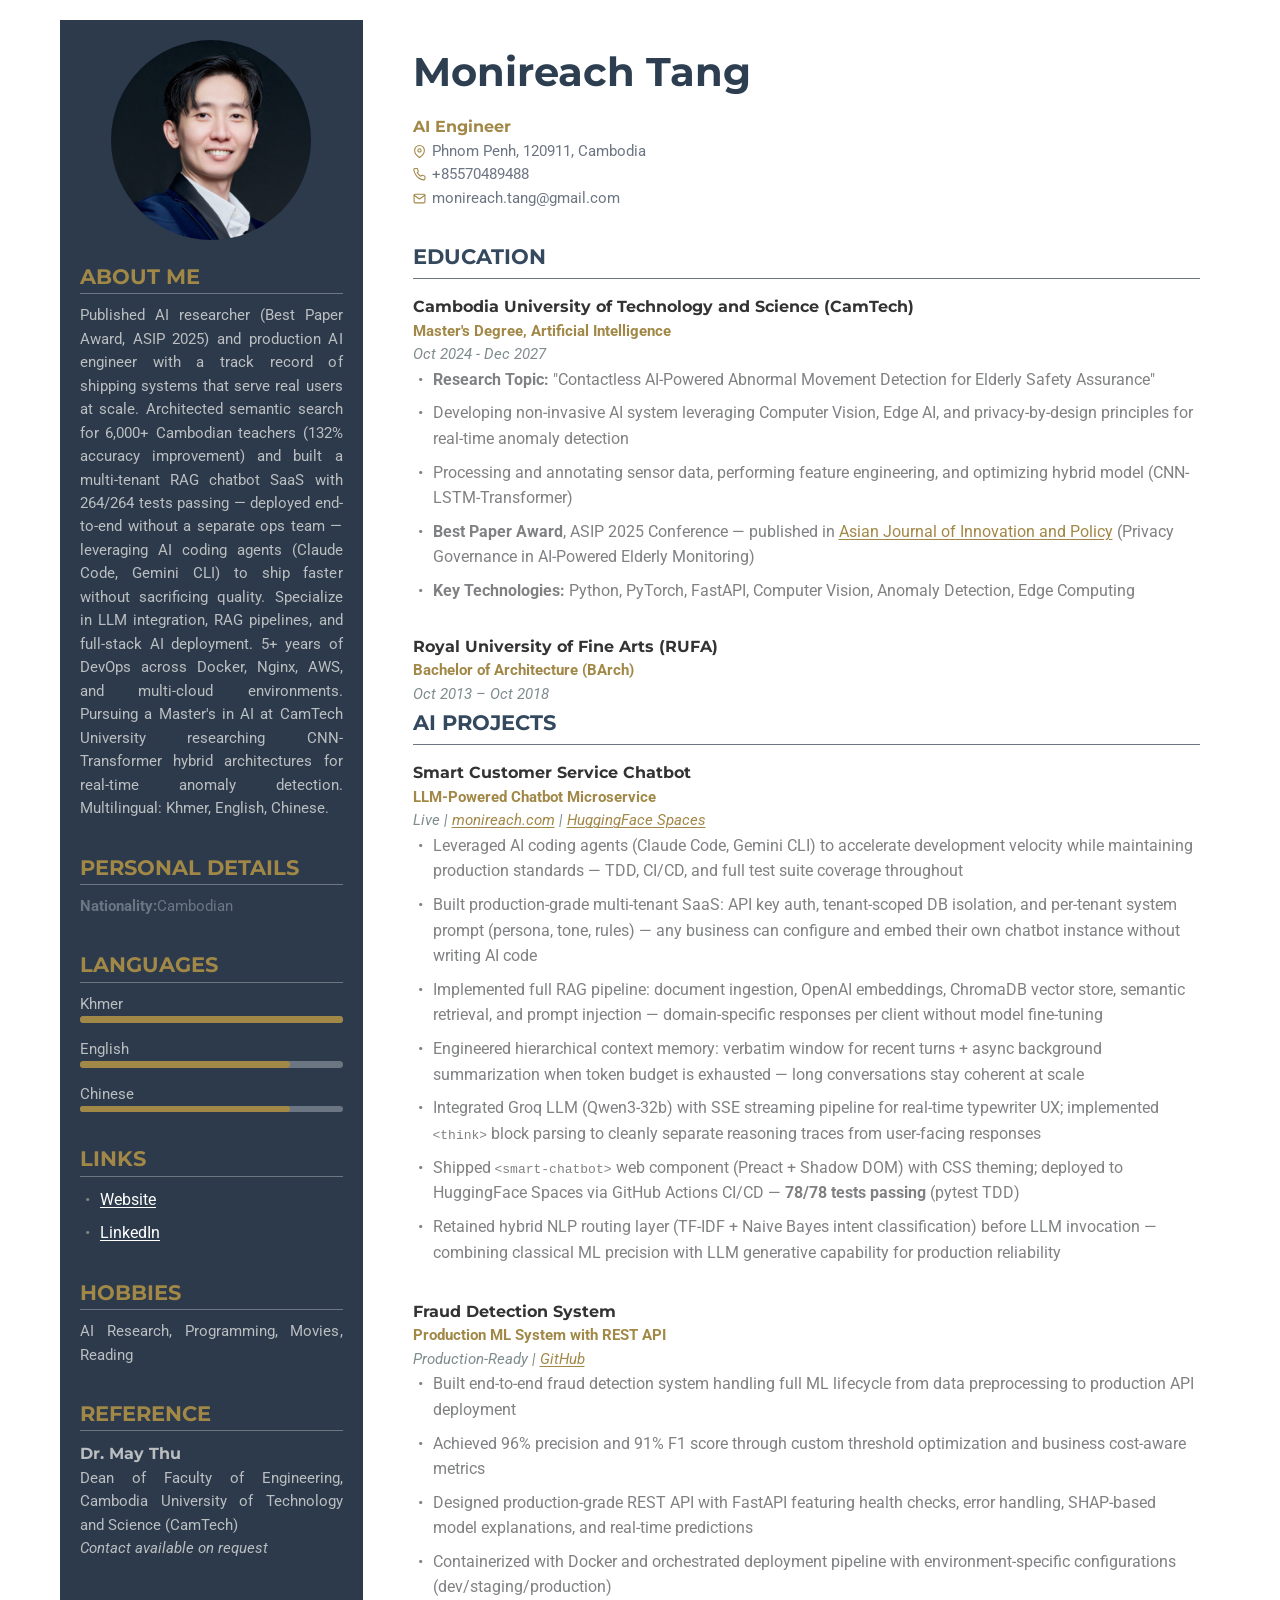
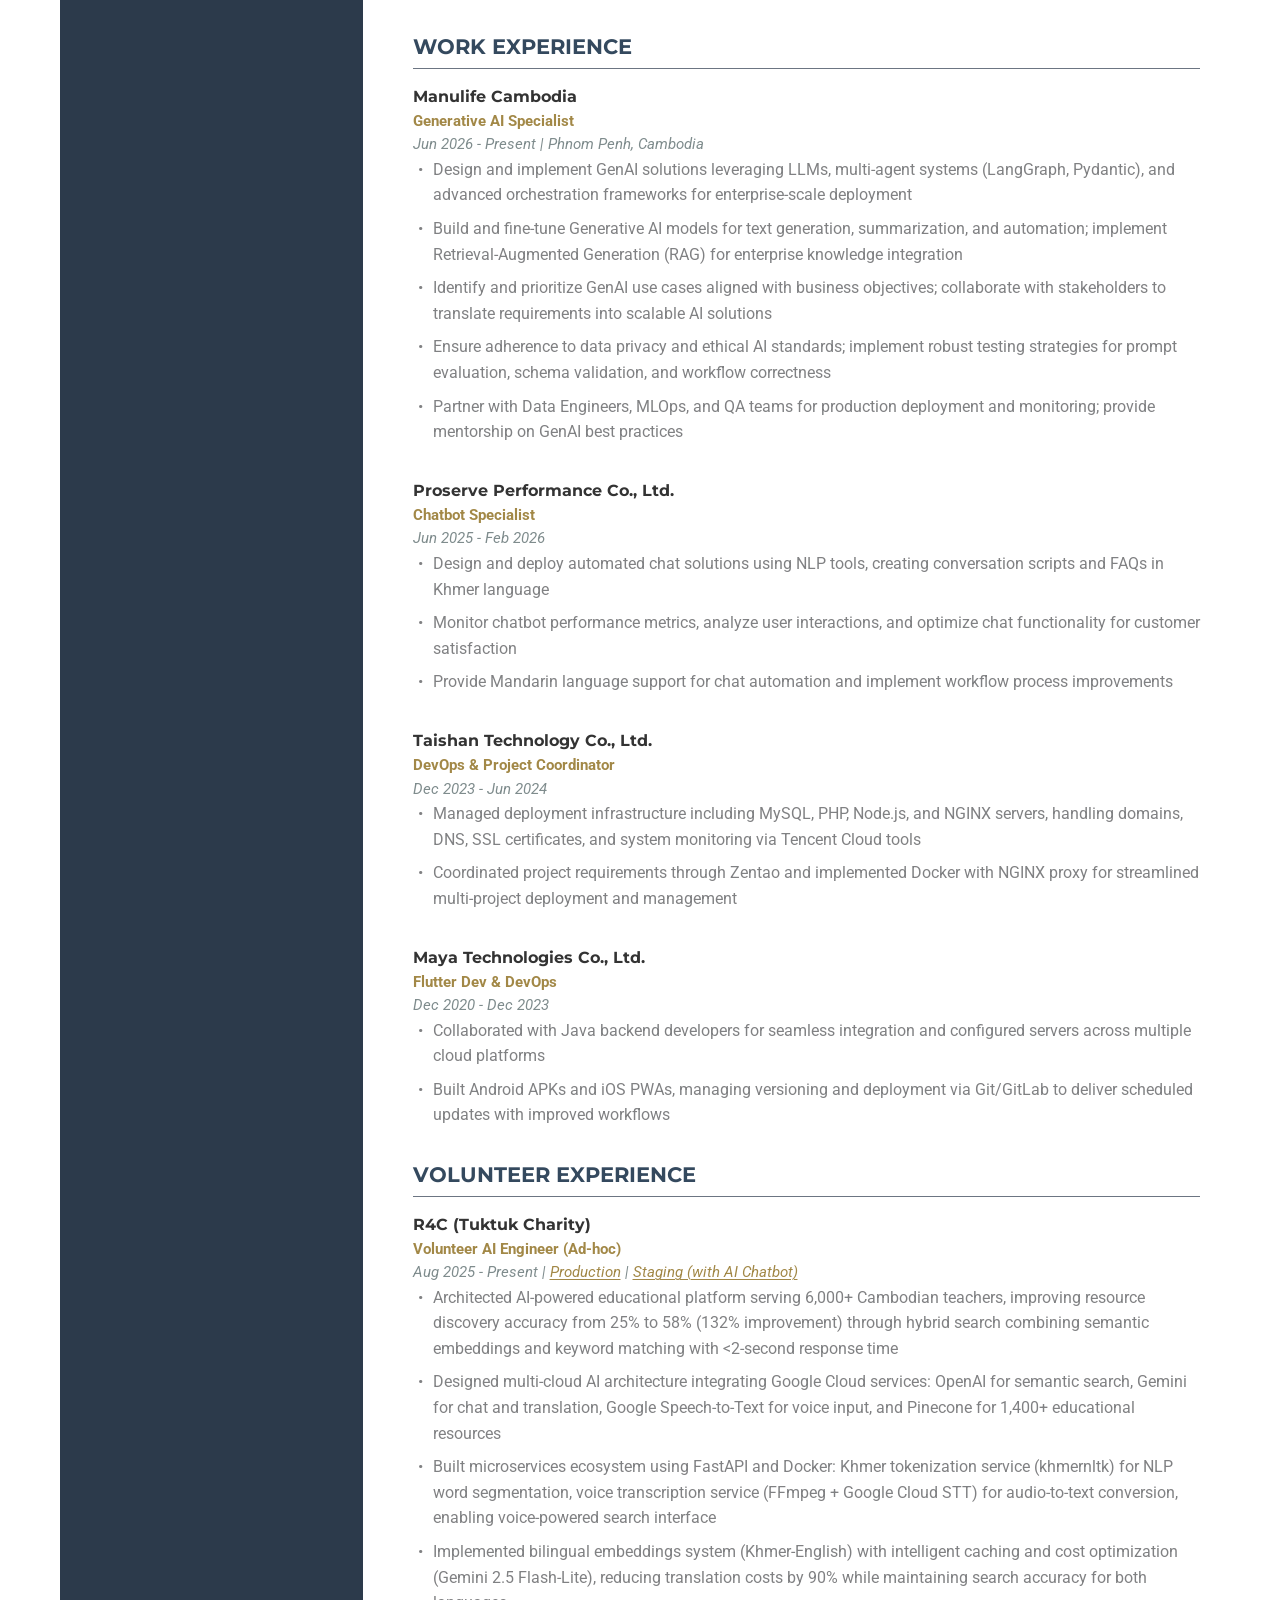
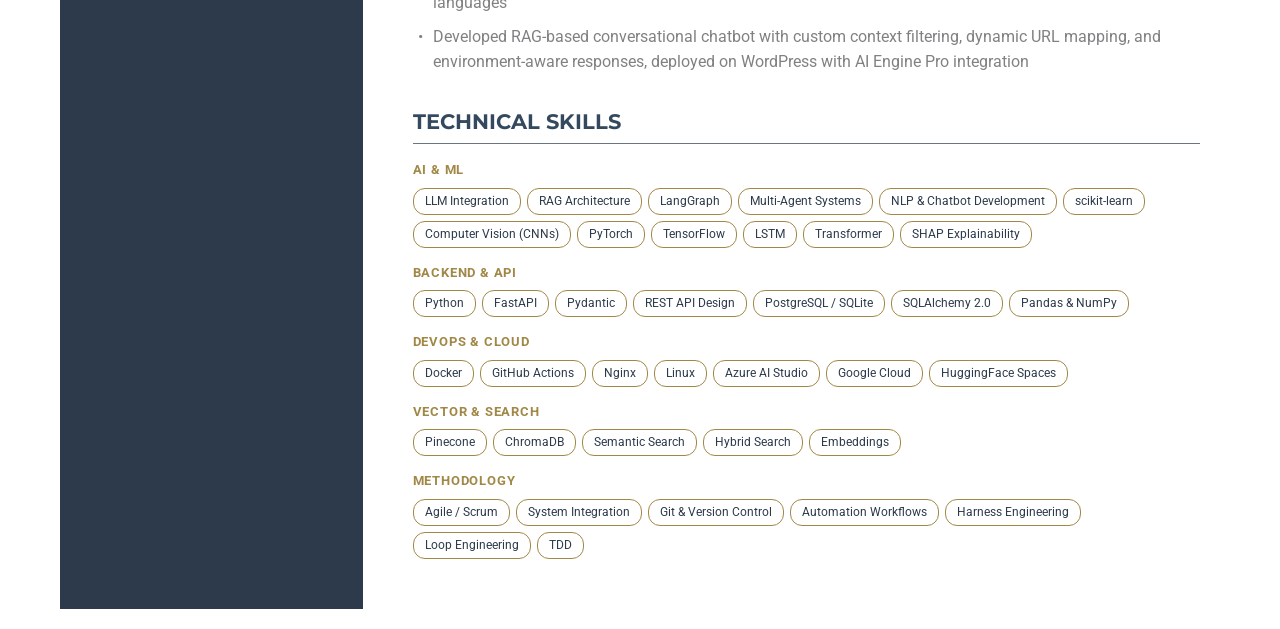
<file: cv/Monireach_Tang_CV.html>
<!DOCTYPE html>
<html lang="en">

<head>
    <meta charset="UTF-8">
    <meta name="viewport" content="width=device-width, initial-scale=1.0">
    <title>Monireach Tang - AI/ML Engineer Resume</title>
    <style>
        /* Import Google Fonts */
        @import url('https://fonts.googleapis.com/css?family=Roboto:400,700&display=swap');
        @import url('https://fonts.googleapis.com/css?family=Montserrat:700&display=swap');

        /* Reset CSS */
        * {
            margin: 0;
            padding: 0;
            box-sizing: border-box;
        }

        body {
            font-family: 'Roboto', Arial, sans-serif;
            line-height: 1.6;
            color: #333;
            max-width: 1200px;
            margin: 0 auto;
            padding: 20px;
        }

        p {
            font-size: 11pt;
            text-align: justify;
        }

        .resume-container {
            display: flex;
            gap: 30px;
        }

        .left-column {
            flex: 1;
            background-color: #2c3a4b;
            padding: 20px;
            color: #bbbec0;
        }

        .right-column {
            flex: 3;
            padding: 20px;
        }

        .profile-image {
            width: 200px;
            height: 200px;
            border-radius: 50%;
            margin: 0 auto 20px;
            display: block;
        }

        .section {
            margin-bottom: 30px;
        }

        h1,
        h2,
        h3,
        h4,
        h5,
        h6 {
            font-family: 'Montserrat', Arial, sans-serif;
        }

        h1 {
            font-size: 2.5em;
            margin-bottom: 10px;
            color: #2c3e50;
        }

        h2 {
            font-size: 1.8em;
            color: #2c3e50;
            margin-bottom: 15px;
            border-bottom: 1.2px solid #6c7582;
            padding-bottom: 5px;
        }

        h3 {
            font-size: 1.3em;
            color: #34495e;
            margin-bottom: 10px;
        }

        .job-title {
            font-weight: bold;
            color: #a28847;
        }

        .date {
            color: #7f8c8d;
            font-style: italic;
        }

        ul {
            list-style-type: none;
            padding-left: 20px;
        }

        li {
            margin-bottom: 8px;
            position: relative;
            color: #808183;
        }

        li::before {
            content: "•";
            color: #808183;
            position: absolute;
            left: -15px;
        }

        .skill-bar {
            width: 100%;
            height: 6.5px;
            border-radius: 5px;
            margin-bottom: 15px;
        }

        .left-column .skill-bar {
            background-color: #6c7582;
        }

        .right-column .skill-bar {
            background-color: #e5e5e5;
        }

        .skill-level {
            height: 100%;
            background-color: #a28847;
            border-radius: 5px;
        }

        .left-column h3 {
            color: #a28847;
            border-bottom: 1.2px solid #6c7582;
        }

        .contact-info {
            margin-bottom: 20px;
            color: #6c7582;
        }

        .contact-info p {
            display: flex;
            align-items: center;
        }

        .contact-info p,
        .contact-info strong {
            color: #6c7582;
        }

        a {
            color: #fff;
            text-decoration: underline;
            text-decoration-thickness: 1px;
            text-underline-offset: 2px;
        }

        a:hover {
            color: #fff;
            font-weight: bold;
            text-decoration: underline;
            text-decoration-thickness: 2px;
        }

        .skills-categories {
            display: flex;
            flex-direction: column;
            gap: 14px;
        }

        .skill-cat-label {
            font-size: 10pt;
            font-weight: 700;
            color: #a28847;
            text-transform: uppercase;
            letter-spacing: 0.06em;
            display: block;
            margin-bottom: 7px;
        }

        .skill-badges {
            display: flex;
            flex-wrap: wrap;
            gap: 6px;
        }

        .skill-badge {
            font-size: 9pt;
            background: transparent;
            color: #2c3a4b;
            padding: 3px 11px;
            border-radius: 12px;
            border: 1px solid #a28847;
        }

        .right-column h3 {
            border-bottom: 1.2px solid #6c7582;
            padding-bottom: 5px;
            margin-bottom: 15px;
        }

        @page {
            margin: 0;
        }

        @media print {

            html,
            body {
                -webkit-print-color-adjust: exact;
                print-color-adjust: exact;
            }

            body {
                padding: 0;
                margin: 0;
                max-width: 100%;
            }

            .resume-container {
                gap: 0;
            }

            /* Chrome repeats position:fixed elements on every printed page.
               This pseudo-element paints the sidebar background for the full
               page height on every page, including empty space on the last page. */
            .left-column {
                -webkit-print-color-adjust: exact;
                print-color-adjust: exact;
                padding: 35px;
                background: transparent;
                position: relative;
                flex: 0 0 33%;
            }

            .left-column::before {
                content: '';
                position: fixed;
                top: 0;
                left: 0;
                width: 33%;
                height: 100%;
                background-color: #2c3a4b;
                -webkit-print-color-adjust: exact;
                print-color-adjust: exact;
                z-index: -1;
            }

            .right-column {
                flex: 1;
                padding: 35px;
                background: white;
            }
        }
    </style>
</head>

<body>
    <div class="resume-container">
        <div class="left-column">
            <img src="https://monireach.com/images/Monireach_profile_picture.jpg"
                onerror="this.onerror=null;this.src='../images/Monireach_profile_picture.jpg'" alt="Profile Photo"
                class="profile-image">

            <section class="section">
                <h3>ABOUT ME</h3>
                <p>Published AI researcher (Best Paper Award, ASIP 2025) and production AI engineer with a track
                    record
                    of shipping systems that serve real users at scale. Architected semantic search for 6,000+
                    Cambodian
                    teachers (132% accuracy improvement) and built a multi-tenant RAG chatbot SaaS with 264/264 tests
                    passing — deployed end-to-end without a separate ops team — leveraging AI coding agents (Claude
                    Code, Gemini CLI) to ship faster without sacrificing quality. Specialize in LLM integration, RAG
                    pipelines, and full-stack AI deployment. 5+ years of DevOps across Docker, Nginx, AWS, and
                    multi-cloud environments. Pursuing a Master's in AI at CamTech University researching
                    CNN-Transformer hybrid architectures for real-time anomaly detection. Multilingual: Khmer,
                    English,
                    Chinese.</p>
            </section>

            <section class="section">
                <h3>PERSONAL DETAILS</h3>
                <div class="contact-info">
                    <p><strong>Nationality:</strong> Cambodian</p>
                </div>
            </section>

            <section class="section">
                <h3>LANGUAGES</h3>
                <div class="skill">
                    <p>Khmer</p>
                    <div class="skill-bar">
                        <div class="skill-level" style="width: 100%"></div>
                    </div>
                </div>
                <div class="skill">
                    <p>English</p>
                    <div class="skill-bar">
                        <div class="skill-level" style="width: 80%"></div>
                    </div>
                </div>
                <div class="skill">
                    <p>Chinese</p>
                    <div class="skill-bar">
                        <div class="skill-level" style="width: 80%"></div>
                    </div>
                </div>
            </section>

            <section class="section">
                <h3>LINKS</h3>
                <ul>
                    <li><a href="https://www.monireach.com" target="_blank">Website</a></li>
                    <li><a href="https://www.linkedin.com/in/monireach-tang/" target="_blank">LinkedIn</a></li>
                </ul>
            </section>

            <section class="section">
                <h3>HOBBIES</h3>
                <p>AI Research, Programming, Movies, Reading</p>
            </section>
            <section class="section">
                <h3>REFERENCE</h3>
                <div class="reference-item">
                    <h4>Dr. May Thu</h4>
                    <p>Dean of Faculty of Engineering, Cambodia University of Technology and Science (CamTech)</p>
                    <p><em>Contact available on request</em></p>
                </div>
            </section>
        </div>

        <div class="right-column">
            <section class="section">
                <h1>Monireach Tang</h1>
                <h4 class="job-title">AI Engineer</h4>
                <div class="contact-info">
                    <p>
                        <svg xmlns="http://www.w3.org/2000/svg" width="13" height="13" viewBox="0 0 24 24" fill="none"
                            stroke="#a28847" stroke-width="2" stroke-linecap="round" stroke-linejoin="round"
                            style="vertical-align:middle;margin-right:6px;flex-shrink:0">
                            <path d="M21 10c0 7-9 13-9 13S3 17 3 10a9 9 0 0 1 18 0z" />
                            <circle cx="12" cy="10" r="3" />
                        </svg>
                        Phnom Penh, 120911, Cambodia
                    </p>
                    <p>
                        <svg xmlns="http://www.w3.org/2000/svg" width="13" height="13" viewBox="0 0 24 24" fill="none"
                            stroke="#a28847" stroke-width="2" stroke-linecap="round" stroke-linejoin="round"
                            style="vertical-align:middle;margin-right:6px;flex-shrink:0">
                            <path
                                d="M22 16.92v3a2 2 0 0 1-2.18 2 19.79 19.79 0 0 1-8.63-3.07A19.5 19.5 0 0 1 4.69 12a19.79 19.79 0 0 1-3.07-8.67A2 2 0 0 1 3.77 1h3a2 2 0 0 1 2 1.72c.127.96.361 1.903.7 2.81a2 2 0 0 1-.45 2.11L7.91 8.76a16 16 0 0 0 6.29 6.29l1.1-1.1a2 2 0 0 1 2.11-.45c.907.339 1.85.573 2.81.7A2 2 0 0 1 22 16.92z" />
                        </svg>
                        +85570489488
                    </p>
                    <p>
                        <svg xmlns="http://www.w3.org/2000/svg" width="13" height="13" viewBox="0 0 24 24" fill="none"
                            stroke="#a28847" stroke-width="2" stroke-linecap="round" stroke-linejoin="round"
                            style="vertical-align:middle;margin-right:6px;flex-shrink:0">
                            <path d="M4 4h16c1.1 0 2 .9 2 2v12c0 1.1-.9 2-2 2H4c-1.1 0-2-.9-2-2V6c0-1.1.9-2 2-2z" />
                            <polyline points="22,6 12,13 2,6" />
                        </svg>
                        monireach.tang@gmail.com
                    </p>
                </div>
            </section>

            <section class="section">
                <h3>EDUCATION</h3>
                <div class="education-item">
                    <h4>Cambodia University of Technology and Science (CamTech)</h4>
                    <p class="job-title">Master's Degree, Artificial Intelligence</p>
                    <p class="date">Oct 2024 - Dec 2027</p>
                    <ul>
                        <li><strong>Research Topic:</strong> "Contactless AI-Powered Abnormal Movement Detection for
                            Elderly Safety Assurance"</li>
                        <li>Developing non-invasive AI system leveraging Computer Vision, Edge AI, and
                            privacy-by-design
                            principles for real-time anomaly detection</li>
                        <li>Processing and annotating sensor data, performing feature engineering, and optimizing
                            hybrid
                            model (CNN-LSTM-Transformer)</li>
                        <li><strong>Best Paper Award</strong>, ASIP 2025 Conference — published in <a
                                href="https://accesson.kr/ajip/v.14/3/330/58751" target="_blank"
                                style="color: #a28847;">Asian Journal of Innovation and Policy</a> (Privacy
                            Governance
                            in AI-Powered Elderly Monitoring)</li>
                        <li><strong>Key Technologies:</strong> Python, PyTorch, FastAPI, Computer Vision, Anomaly
                            Detection, Edge Computing</li>
                    </ul>
                </div>
            </section>

            <div class="education-item" style="margin-top: 18px;">
                <h4>Royal University of Fine Arts (RUFA)</h4>
                <p class="job-title">Bachelor of Architecture (BArch)</p>
                <p class="date">Oct 2013 – Oct 2018</p>
            </div>

            <section class="section">
                <h3>AI PROJECTS</h3>
                <div class="experience-item">
                    <h4>Smart Customer Service Chatbot</h4>
                    <p class="job-title">LLM-Powered Chatbot Microservice</p>
                    <p class="date">Live | <a href="https://monireach.com" target="_blank"
                            style="color: #a28847;">monireach.com</a> | <a
                            href="https://huggingface.co/spaces/monireach88/smart-chatbot-api" target="_blank"
                            style="color: #a28847;">HuggingFace Spaces</a></p>
                    <ul>
                        <li>Leveraged AI coding agents (Claude Code, Gemini CLI) to accelerate development velocity
                            while maintaining production standards — TDD, CI/CD, and full test suite coverage
                            throughout
                        </li>
                        <li>Built production-grade multi-tenant SaaS: API key auth, tenant-scoped DB isolation, and
                            per-tenant system prompt (persona, tone, rules) — any business can configure and embed
                            their
                            own chatbot instance without writing AI code</li>
                        <li>Implemented full RAG pipeline: document ingestion, OpenAI embeddings, ChromaDB vector
                            store,
                            semantic retrieval, and prompt injection — domain-specific responses per client without
                            model fine-tuning</li>
                        <li>Engineered hierarchical context memory: verbatim window for recent turns + async
                            background
                            summarization when token budget is exhausted — long conversations stay coherent at scale
                        </li>
                        <li>Integrated Groq LLM (Qwen3-32b) with SSE streaming pipeline for real-time typewriter UX;
                            implemented <code>&lt;think&gt;</code> block parsing to cleanly separate reasoning
                            traces
                            from user-facing responses</li>
                        <li>Shipped <code>&lt;smart-chatbot&gt;</code> web component (Preact + Shadow DOM) with CSS
                            theming; deployed to HuggingFace Spaces via GitHub Actions CI/CD — <strong>78/78 tests
                                passing</strong> (pytest TDD)</li>
                        <li>Retained hybrid NLP routing layer (TF-IDF + Naive Bayes intent classification) before
                            LLM
                            invocation — combining classical ML precision with LLM generative capability for
                            production
                            reliability</li>
                    </ul>
                </div>
                <br>

                <div class="experience-item">
                    <h4>Fraud Detection System</h4>
                    <p class="job-title">Production ML System with REST API</p>
                    <p class="date">Production-Ready | <a
                            href="https://github.com/mt-robotics/fraud-detection-with-machine-learning" target="_blank"
                            style="color: #a28847;">GitHub</a></p>
                    <ul>
                        <li>Built end-to-end fraud detection system handling full ML lifecycle from data
                            preprocessing
                            to production API deployment</li>
                        <li>Achieved 96% precision and 91% F1 score through custom threshold optimization and
                            business
                            cost-aware metrics</li>
                        <li>Designed production-grade REST API with FastAPI featuring health checks, error handling,
                            SHAP-based model explanations, and real-time predictions</li>
                        <li>Containerized with Docker and orchestrated deployment pipeline with environment-specific
                            configurations (dev/staging/production)</li>
                    </ul>
                </div>
            </section>

            <section class="section">
                <h3>WORK EXPERIENCE</h3>
                <div class="experience-item">
                    <h4>Manulife Cambodia</h4>
                    <p class="job-title">Generative AI Specialist</p>
                    <p class="date">Jun 2026 - Present | Phnom Penh, Cambodia</p>
                    <ul>
                        <li>Design and implement GenAI solutions leveraging LLMs, multi-agent systems (LangGraph,
                            Pydantic), and advanced orchestration frameworks for enterprise-scale deployment</li>
                        <li>Build and fine-tune Generative AI models for text generation, summarization, and
                            automation; implement Retrieval-Augmented Generation (RAG) for enterprise knowledge
                            integration</li>
                        <li>Identify and prioritize GenAI use cases aligned with business objectives; collaborate with
                            stakeholders to translate requirements into scalable AI solutions</li>
                        <li>Ensure adherence to data privacy and ethical AI standards; implement robust testing
                            strategies for prompt evaluation, schema validation, and workflow correctness</li>
                        <li>Partner with Data Engineers, MLOps, and QA teams for production deployment and
                            monitoring; provide mentorship on GenAI best practices</li>
                    </ul>
                </div>
                <br>

                <div class="experience-item">
                    <h4>Proserve Performance Co., Ltd.</h4>
                    <p class="job-title">Chatbot Specialist</p>
                    <p class="date">Jun 2025 - Feb 2026</p>
                    <ul>
                        <li>Design and deploy automated chat solutions using NLP tools, creating conversation
                            scripts
                            and FAQs in Khmer language</li>
                        <li>Monitor chatbot performance metrics, analyze user interactions, and optimize chat
                            functionality for customer satisfaction</li>
                        <li>Provide Mandarin language support for chat automation and implement workflow process
                            improvements</li>
                    </ul>
                </div>
                <br>

                <div class="experience-item">
                    <h4>Taishan Technology Co., Ltd.</h4>
                    <p class="job-title">DevOps & Project Coordinator</p>
                    <p class="date">Dec 2023 - Jun 2024</p>
                    <ul>
                        <li>Managed deployment infrastructure including MySQL, PHP, Node.js, and NGINX servers,
                            handling
                            domains, DNS, SSL certificates, and system monitoring via Tencent Cloud tools</li>
                        <li>Coordinated project requirements through Zentao and implemented Docker with NGINX proxy
                            for
                            streamlined multi-project deployment and management</li>
                    </ul>
                </div>
                <br>

                <div class="experience-item">
                    <h4>Maya Technologies Co., Ltd.</h4>
                    <p class="job-title">Flutter Dev & DevOps</p>
                    <p class="date">Dec 2020 - Dec 2023</p>
                    <ul>
                        <li>Collaborated with Java backend developers for seamless integration and configured
                            servers
                            across multiple cloud platforms</li>
                        <li>Built Android APKs and iOS PWAs, managing versioning and deployment via Git/GitLab to
                            deliver scheduled updates with improved workflows</li>
                    </ul>
                </div>
            </section>

            <section class="section">
                <h3>VOLUNTEER EXPERIENCE</h3>
                <div class="experience-item">
                    <h4>R4C (Tuktuk Charity)</h4>
                    <p class="job-title">Volunteer AI Engineer (Ad-hoc)</p>
                    <p class="date">Aug 2025 - Present | <a href="https://rermork.org/" target="_blank"
                            style="color: #a28847;">Production</a> | <a
                            href="https://rermork-staging.5m02gkw8xj-wl6nevv90652.p.temp-site.link/" target="_blank"
                            style="color: #a28847;">Staging (with AI Chatbot)</a></p>
                    <ul>
                        <li>Architected AI-powered educational platform serving 6,000+ Cambodian teachers, improving
                            resource discovery accuracy from 25% to 58% (132% improvement) through hybrid search
                            combining semantic embeddings and keyword matching with &lt;2-second response time</li>
                        <li>Designed multi-cloud AI architecture integrating Google Cloud services: OpenAI for
                            semantic search, Gemini for chat and translation, Google Speech-to-Text for voice
                            input, and Pinecone for 1,400+ educational resources</li>
                        <li>Built microservices ecosystem using FastAPI and Docker: Khmer tokenization service
                            (khmernltk) for NLP word segmentation, voice transcription service (FFmpeg + Google
                            Cloud STT) for audio-to-text conversion, enabling voice-powered search interface</li>
                        <li>Implemented bilingual embeddings system (Khmer-English) with intelligent caching and
                            cost optimization (Gemini 2.5 Flash-Lite), reducing translation costs by 90% while
                            maintaining search accuracy for both languages</li>
                        <li>Developed RAG-based conversational chatbot with custom context filtering, dynamic URL
                            mapping, and environment-aware responses, deployed on WordPress with AI Engine Pro
                            integration</li>
                    </ul>
                </div>
            </section>

            <section class="section">
                <h3>TECHNICAL SKILLS</h3>
                <div class="skills-categories">
                    <div>
                        <span class="skill-cat-label">AI & ML</span>
                        <div class="skill-badges">
                            <span class="skill-badge">LLM Integration</span>
                            <span class="skill-badge">RAG Architecture</span>
                            <span class="skill-badge">LangGraph</span>
                            <span class="skill-badge">Multi-Agent Systems</span>
                            <span class="skill-badge">NLP & Chatbot Development</span>
                            <span class="skill-badge">scikit-learn</span>
                            <span class="skill-badge">Computer Vision (CNNs)</span>
                            <span class="skill-badge">PyTorch</span>
                            <span class="skill-badge">TensorFlow</span>
                            <span class="skill-badge">LSTM</span>
                            <span class="skill-badge">Transformer</span>
                            <span class="skill-badge">SHAP Explainability</span>
                        </div>
                    </div>
                    <div>
                        <span class="skill-cat-label">Backend & API</span>
                        <div class="skill-badges">
                            <span class="skill-badge">Python</span>
                            <span class="skill-badge">FastAPI</span>
                            <span class="skill-badge">Pydantic</span>
                            <span class="skill-badge">REST API Design</span>
                            <span class="skill-badge">PostgreSQL / SQLite</span>
                            <span class="skill-badge">SQLAlchemy 2.0</span>
                            <span class="skill-badge">Pandas & NumPy</span>
                        </div>
                    </div>
                    <div>
                        <span class="skill-cat-label">DevOps & Cloud</span>
                        <div class="skill-badges">
                            <span class="skill-badge">Docker</span>
                            <span class="skill-badge">GitHub Actions</span>
                            <span class="skill-badge">Nginx</span>
                            <span class="skill-badge">Linux</span>
                            <span class="skill-badge">Azure AI Studio</span>
                            <span class="skill-badge">Google Cloud</span>
                            <span class="skill-badge">HuggingFace Spaces</span>
                        </div>
                    </div>
                    <div>
                        <span class="skill-cat-label">Vector & Search</span>
                        <div class="skill-badges">
                            <span class="skill-badge">Pinecone</span>
                            <span class="skill-badge">ChromaDB</span>
                            <span class="skill-badge">Semantic Search</span>
                            <span class="skill-badge">Hybrid Search</span>
                            <span class="skill-badge">Embeddings</span>
                        </div>
                    </div>
                    <div>
                        <span class="skill-cat-label">Methodology</span>
                        <div class="skill-badges">
                            <span class="skill-badge">Agile / Scrum</span>
                            <span class="skill-badge">System Integration</span>
                            <span class="skill-badge">Git & Version Control</span>
                            <span class="skill-badge">Automation Workflows</span>
                            <span class="skill-badge">Harness Engineering</span>
                            <span class="skill-badge">Loop Engineering</span>
                            <span class="skill-badge">TDD</span>
                        </div>
                    </div>
                </div>
            </section>
            <section>

            </section>
        </div>
    </div>

</body>

</html>
</file>
